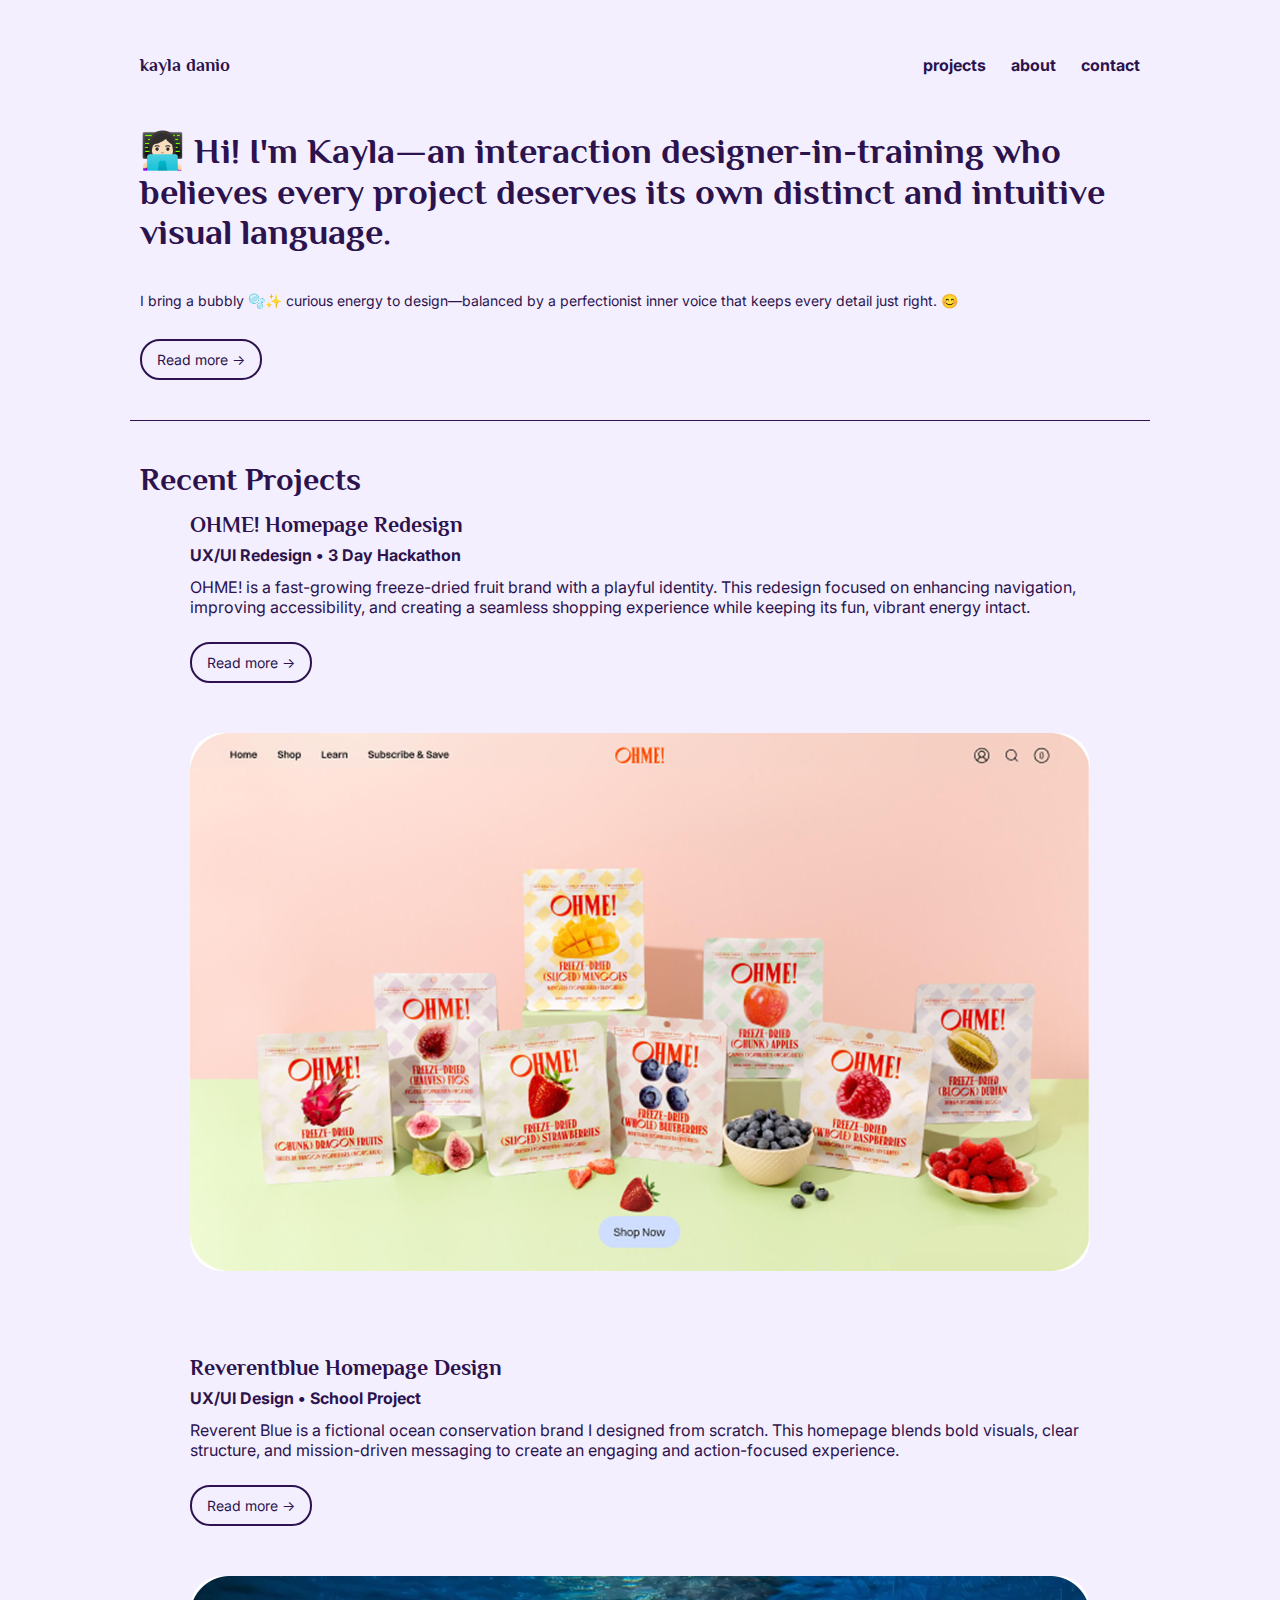
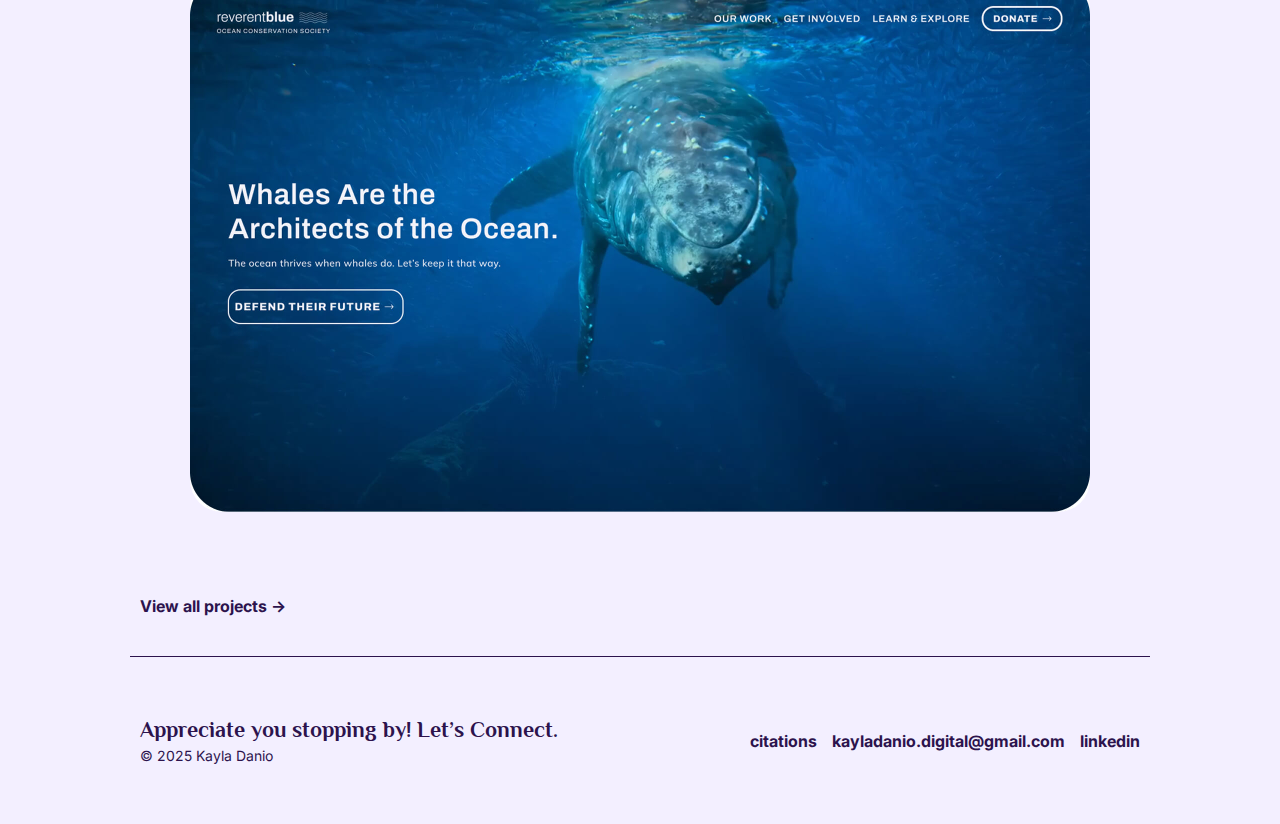
<file: index.html>
<!DOCTYPE html>
<html lang="en">
<head>
    <meta charset="UTF-8">
    <meta name="viewport" content="width=device-width, initial-scale=1.0">
    
    <!-- Linking CSS File (Taught by Paul Brokenshire ) -->
    <link rel="stylesheet" href="css/main.css">

    <!-- to import google fonts (Source: Google Fonts) -->
    <link href="https://fonts.googleapis.com/css2?family=Inter:wght@400;700&family=Philosopher:wght@400;700&display=swap" rel="stylesheet">
    
    <title>Kayla Danio – Portfolio</title>
</head>
<body>

    <!-- Header Section: Contains Logo & Navigation (Taught by Paul Brokenshire) -->
    <header>
        <div class="logo">kayla danio</div>
        
        <!-- Navigation Bar (Taught by Paul Brokenshire) -->
        <nav>
            <ul>
                <li><a href="projects.html">projects</a></li>
                <li><a href="aboutpage.html">about</a></li>
                <li><a href="mailto:kayladanio.digital@gmail.com">contact</a></li> <!-- "mailto:" from mdn -->
            </ul>
        </nav>
    </header>

    <!-- Hero Section: Introduction (Taught by Paul Brokenshire: Using <section> for content grouping) -->
    <section class="hero">
        <h1>👩🏻‍💻 Hi! I'm Kayla—an interaction designer-in-training who believes every project deserves its own distinct and intuitive visual language.</h1>
        
        <!-- Paragraph Formatting (Basic HTML Concept from Class) -->
        <p>I bring a bubbly 🫧✨ curious energy to design—balanced by a perfectionist inner voice that keeps every detail just right. 😊</p>
        
        <!-- Call-to-Action Button (Source: Mozilla MDN - Styling Buttons with CSS) -->
        <!-- URL: https://developer.mozilla.org/en-US/docs/Learn/CSS/Styling_text/Styling_links#styling_buttons -->
        <a href="aboutpage.html" class="button">Read more →</a>
    </section>

    <!-- Visual Divider: Creates Separation Between Sections (Source: Mozilla MDN - Borders as Dividers) -->
    <!-- URL: https://developer.mozilla.org/en-US/docs/Web/CSS/border-style -->
    <div class="divider"></div>

    <!-- Recent Projects Section (Taught by Paul Brokenshire: Organizing content with <section>) -->
    <section class="recent-projects">
        <h2>Recent Projects</h2>

        <div class="project-container"> <!-- Learned in Class: Using <div> for layout structure -->

            <!-- First Project: OHME! Homepage Redesign -->
            <article class="project">  <!-- Taught by Paul Brokenshire: Using <article>  -->
                <div class="project-info">
                    <h3>OHME! Homepage Redesign</h3>
                    <div class="project-subtitle">UX/UI Redesign • 3 Day Hackathon</div>
                    <p>OHME! is a fast-growing freeze-dried fruit brand with a playful identity. This redesign focused on enhancing navigation, improving accessibility, and creating a seamless shopping experience while keeping its fun, vibrant energy intact.</p>
                    
                    <!-- Read More Button (External Source: Mozilla MDN - Button Best Practices) -->
                    <a href="casestudyone.html" class="button">Read more →</a>
                </div>

                <!-- Project Image (External Source: W3Schools - Image Handling) -->
                <div class="project-image">
                    <img src="img/ohme1-sample.jpg" alt="OHME! Homepage Redesign">
                </div>
            </article>

            <!-- Second Project: Reverentblue Homepage Design -->
            <article class="project">
                <div class="project-info">
                    <h3>Reverentblue Homepage Design</h3>
                    <div class="project-subtitle">UX/UI Design • School Project</div>
                    <p>Reverent Blue is a fictional ocean conservation brand I designed from scratch. This homepage blends bold visuals, clear structure, and mission-driven messaging to create an engaging and action-focused experience.</p>
                    
                    <a href="casestudytwo.html" class="button">Read more →</a>
                </div>

                <div class="project-image">
                    <img src="img/rb1-sample.jpg" alt="Reverentblue Homepage Design">
                </div>
            </article>

        </div>

        <!-- View All Projects Link (Basic HTML Concept) -->
        <a href="projects.html" class="view-all">View all projects →</a>
    </section>

    <!-- Divider Before Footer (Same Concept as Above) -->
    <div class="divider"></div>

    <!-- Footer Section (Taught by Paul Brokenshire: Structuring Footer Content) -->
    <footer>
        <div class="footer-left">
            <p class="footer-message">Appreciate you stopping by! Let’s Connect.</p>
            <p class="copyright">© 2025 Kayla Danio</p>
        </div>

        <!-- Footer Navigation Links --> 
         <!-- email Link using "mailto:" (Source: Mozilla MDN - HTML Links) -->
        <!-- URL: https://developer.mozilla.org/en-US/docs/Web/HTML/Element/a#email_links -->
         
        <nav class="footer-nav">
            <ul>
                <li><a href="citations.html">citations</a></li>
                <li><a href="mailto:kayladanio.digital@gmail.com">kayladanio.digital@gmail.com</a></li>
                <li><a href="https://www.linkedin.com/in/kayla-danio-6519a3343/" target="_blank">linkedin</a></li> 
            </ul>
        </nav>
    </footer>

</body>
</html>
</file>
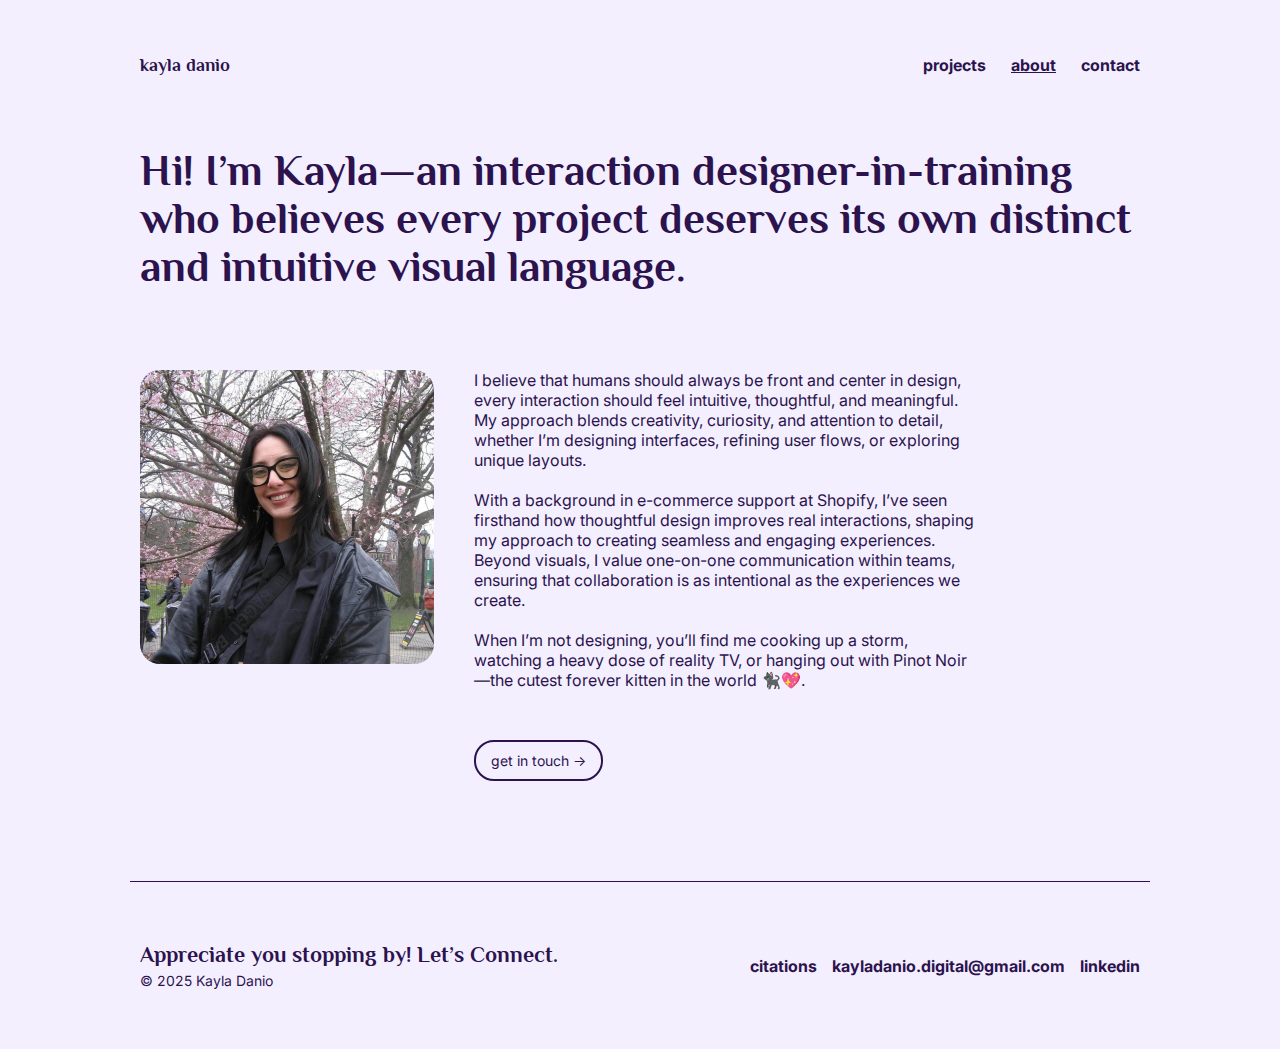
<file: aboutpage.html>
<!DOCTYPE html>
<html lang="en">
<head>
    <meta charset="UTF-8">
    <meta name="viewport" content="width=device-width, initial-scale=1.0">
    <title>About - Kayla Danio</title>
    <link rel="stylesheet" href="css/main.css"> 
    <link href="https://fonts.googleapis.com/css2?family=Inter:wght@400;600&family=Philosopher:wght@700&display=swap" rel="stylesheet">
</head>
<body>

    <!-- Header -->
    <header>
        <div class="logo"><a href="index.html">kayla danio</a></div>
        <nav>
            <ul>
                <li><a href="projects.html">projects</a></li>
                <li><a href="#" class="active">about</a></li> 
                <li><a href="mailto:kayladanio.digital@gmail.com">contact</a></li> 
            </ul>
        </nav>
    </header>

    <div class="divider no-top-divider"></div>

    <!-- About Section -->
    <section class="about-container">
        <div class="about-heading">
            <h1>Hi! I’m Kayla—an interaction designer-in-training who believes every project deserves its own distinct and intuitive visual language.</h1>
        </div>

        <div class="about-content">
            <div class="about-text">
                <p>I believe that humans should always be front and center in design, every interaction should feel intuitive, thoughtful, and meaningful. My approach blends creativity, curiosity, and attention to detail, whether I’m designing interfaces, refining user flows, or exploring unique layouts.</p>

                <p>With a background in e-commerce support at Shopify, I’ve seen firsthand how thoughtful design improves real interactions, shaping my approach to creating seamless and engaging experiences. Beyond visuals, I value one-on-one communication within teams, ensuring that collaboration is as intentional as the experiences we create.</p>

                <p>When I’m not designing, you’ll find me cooking up a storm, watching a heavy dose of reality TV, or hanging out with Pinot Noir—the cutest forever kitten in the world 🐈‍⬛💖.</p>

                <a href="mailto:kayladanio.digital@gmail.com" class="button">get in touch →</a>
            </div>

            <div class="about-image-container">
                <img src="img/cherryblossomkayla.jpg" alt="Kayla Danio" class="about-image">
            </div>
        </div>
    </section>

    <div class="divider"></div>

    <!-- Footer -->
    <footer>
        <div class="footer-left">
            <p class="footer-message">Appreciate you stopping by! Let’s Connect.</p>
            <p class="copyright">© 2025 Kayla Danio</p>
        </div>
        <nav class="footer-nav">
            <ul>
                <li><a href="citations.html">citations</a></li>
                <li><a href="mailto:kayladanio.digital@gmail.com">kayladanio.digital@gmail.com</a></li>
                <li><a href="https://www.linkedin.com/in/kayla-danio-6519a3343/" target="_blank">linkedin</a></li>
            </ul>
        </nav>
    </footer>

</body>
</html>
</file>
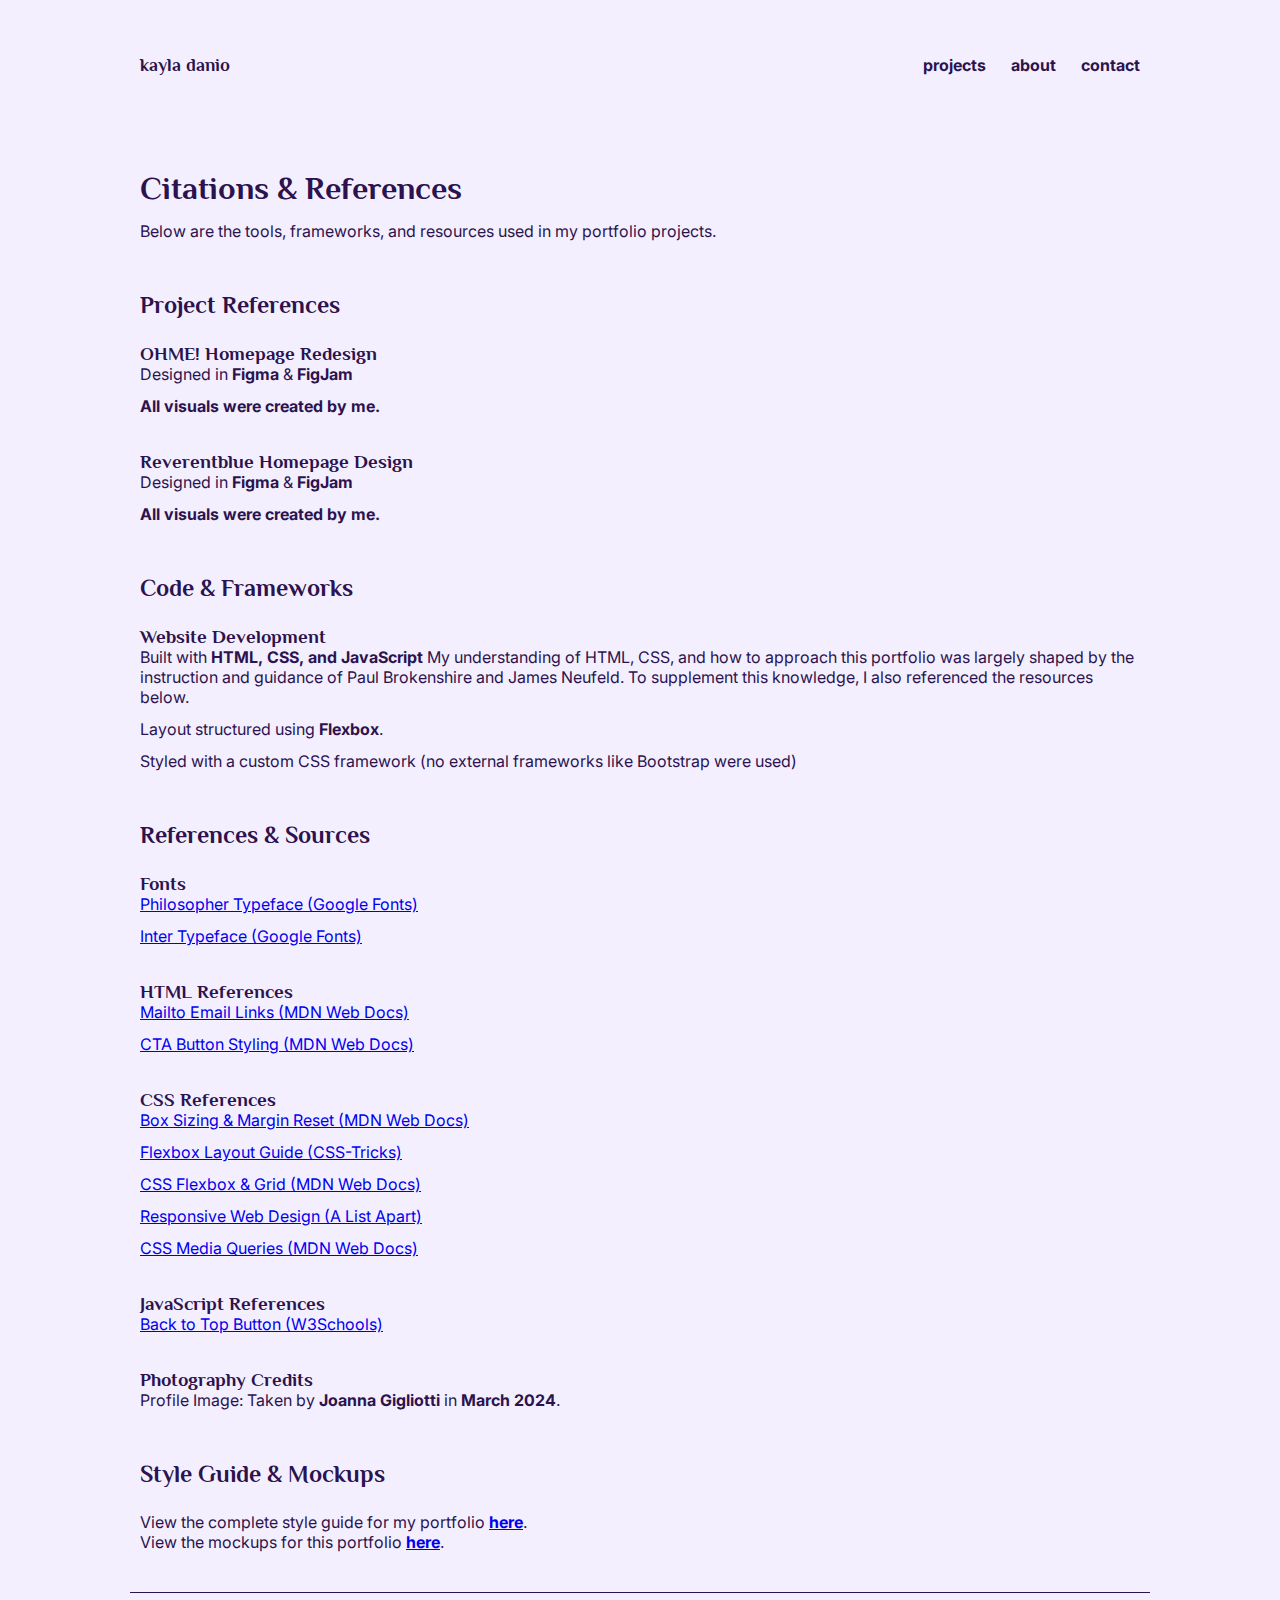
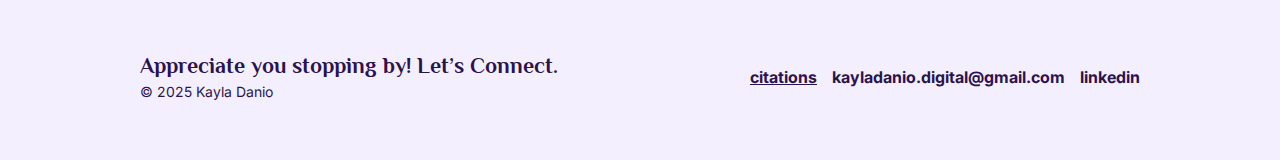
<file: citations.html>
<!DOCTYPE html>
<html lang="en">
<head>
    <meta charset="UTF-8">
    <meta name="viewport" content="width=device-width, initial-scale=1.0">
    <link rel="stylesheet" href="css/main.css">
    <link href="https://fonts.googleapis.com/css2?family=Inter:wght@400;700&family=Philosopher:wght@400;700&display=swap" rel="stylesheet">
    <title>Citations – Kayla Danio</title>
</head>
<body>

    <!-- Header -->
    <header>
        <div class="logo"><a href="index.html">kayla danio</a></div>
        <nav>
            <ul>
                <li><a href="projects.html">projects</a></li>
                <li><a href="aboutpage.html">about</a></li>
                <li><a href="mailto:kayladanio.digital@gmail.com">contact</a></li>
            </ul>
        </nav>
    </header>

    <!-- Citations Hero Section (NEW CLASS FOR THIS PAGE) -->
    <section class="citations-hero">
        <div class="citations-hero-content">
            <h1 class="citations-title">Citations & References</h1>
            <p class="citations-subtitle">Below are the tools, frameworks, and resources used in my portfolio projects.</p>
        </div>
    </section>

    <div class="divider no-top-divider"></div>

    <!-- Citation with clases -->
    <section class="citations-container">
        <h2 class="citations-heading">Project References</h2>

        <article class="citation-item">
            <h3 class="citation-title">OHME! Homepage Redesign</h3>
            <p class="citation-text">Designed in <strong>Figma</strong> & <strong>FigJam</strong></p>
            <p class="citation-note"><strong>All visuals were created by me.</strong></p>
        </article>

        <article class="citation-item">
            <h3 class="citation-title">Reverentblue Homepage Design</h3>
            <p class="citation-text">Designed in <strong>Figma</strong> & <strong>FigJam</strong></p>
            <p class="citation-note"><strong>All visuals were created by me.</strong></p>
        </article>

        <h2 class="citations-heading">Code & Frameworks</h2>
        <article class="citation-item">
            <h3 class="citation-title">Website Development</h3>
            <p class="citation-text">Built with <strong>HTML, CSS, and JavaScript</strong> My understanding of HTML, CSS, and how to approach this portfolio was largely shaped by the instruction and guidance of Paul Brokenshire and James Neufeld. To supplement this knowledge, I also referenced the resources below.</p>
            <p class="citation-text">Layout structured using <strong>Flexbox</strong>.
            <p class="citation-text">Styled with a custom CSS framework (no external frameworks like Bootstrap were used)</p>
        </article>

        <h2 class="citations-heading">References & Sources</h2>

        <article class="citation-item">
            <h3 class="citation-title">Fonts</h3>
            <p class="citation-text"><a href="https://fonts.google.com/specimen/Philosopher" target="_blank">Philosopher Typeface (Google Fonts)</a></p>
            <p class="citation-text"><a href="https://fonts.google.com/specimen/Inter" target="_blank">Inter Typeface (Google Fonts)</a></p>
        </article>

        <article class="citation-item">
            <h3 class="citation-title">HTML References</h3>
            <p class="citation-text"><a href="https://developer.mozilla.org/en-US/docs/Web/HTML/Element/a#email_links" target="_blank">Mailto Email Links (MDN Web Docs)</a></p>
            <p class="citation-text"><a href="https://developer.mozilla.org/en-US/docs/Learn/CSS/Styling_text/Styling_links#styling_buttons" target="_blank">CTA Button Styling (MDN Web Docs)</a></p>
        </article>

        <article class="citation-item">
            <h3 class="citation-title">CSS References</h3>
            <p class="citation-text"><a href="https://developer.mozilla.org/en-US/docs/Web/CSS/box-sizing" target="_blank">Box Sizing & Margin Reset (MDN Web Docs)</a></p>
            <p class="citation-text"><a href="https://css-tricks.com/snippets/css/a-guide-to-flexbox/" target="_blank">Flexbox Layout Guide (CSS-Tricks)</a></p>
            <p class="citation-text"><a href="https://developer.mozilla.org/en-US/docs/Web/CSS/CSS_Flexible_Box_Layout" target="_blank">CSS Flexbox & Grid (MDN Web Docs)</a></p>
            <p class="citation-text"><a href="https://alistapart.com/article/responsive-web-design/" target="_blank">Responsive Web Design (A List Apart)</a></p>
            <p class="citation-text"><a href="https://developer.mozilla.org/en-US/docs/Web/CSS/Media_Queries" target="_blank">CSS Media Queries (MDN Web Docs)</a></p>
        </article>

        <article class="citation-item">
            <h3 class="citation-title">JavaScript References</h3>
            <p class="citation-text"><a href="https://www.w3schools.com/howto/howto_js_scroll_to_top.asp" target="_blank">Back to Top Button (W3Schools)</a></p>
        </article>

        <article class="citation-item">
            <h3 class="citation-title">Photography Credits</h3>
            <p class="citation-text">Profile Image: Taken by <strong>Joanna Gigliotti</strong> in <strong>March 2024</strong>.</p>
        </article>

        <h2 class="citations-heading">Style Guide & Mockups</h2>
        <p class="citation-text">View the complete style guide for my portfolio <a href="img/styleguide-and-sitemap.jpg" class="style-guide-link"><b>here</b></a>.</p>
        <p class="citation-text">View the mockups for this portfolio <a href="img/mockups-portfolio.jpg" class="style-guide-link"><b>here</b></a>.</p>
    </section>

    <!-- Divider -->
    <div class="divider"></div>

    <!-- Footer  -->
    <footer>
        <div class="footer-left">
            <p class="footer-message">Appreciate you stopping by! Let’s Connect.</p>
            <p class="copyright">© 2025 Kayla Danio</p>
        </div>
        <nav class="footer-nav">
            <ul>
                <li><a href="citations.html" class="active">citations</a></li>
                <li><a href="mailto:kayladanio.digital@gmail.com">kayladanio.digital@gmail.com</a></li>
                <li><a href="https://www.linkedin.com/in/kayla-danio-6519a3343/" target="_blank">linkedin</a></li>
            </ul>
        </nav>
    </footer>

</body>
</html>
</file>
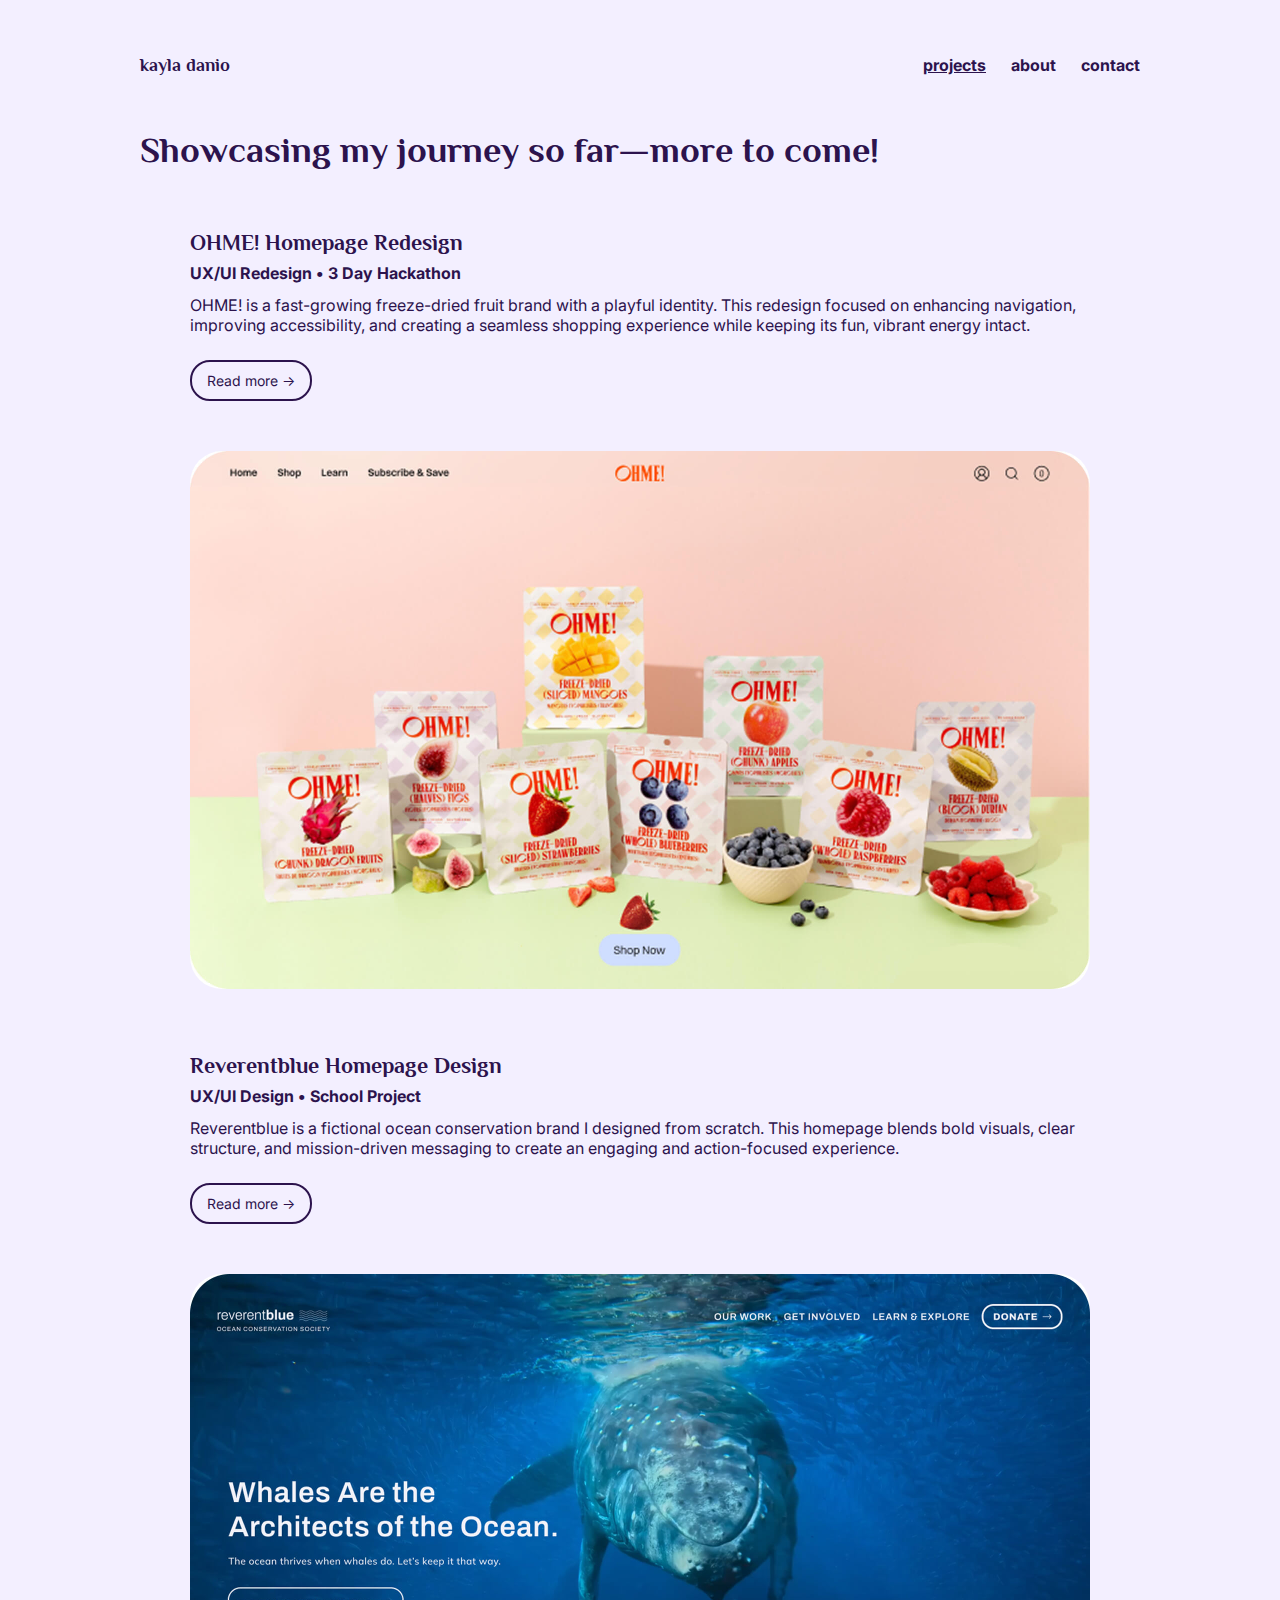
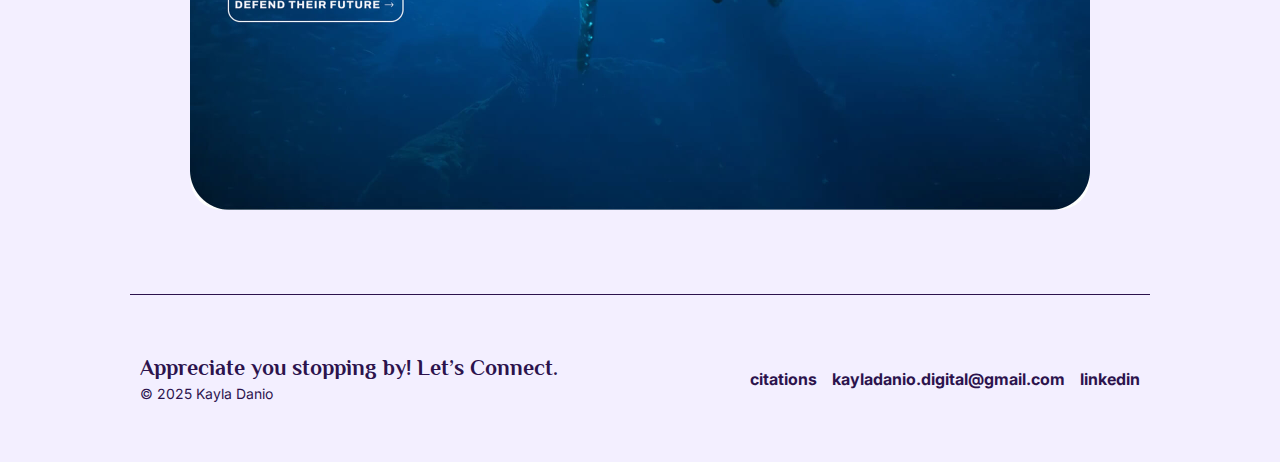
<file: projects.html>
<!DOCTYPE html>
<html lang="en">
<head>
    <meta charset="UTF-8">
    <meta name="viewport" content="width=device-width, initial-scale=1.0">
    
    <!-- linking External CSS (Taught by Paul Brokenshire) -->
    <link rel="stylesheet" href="css/main.css">

    <!-- Importing Google Fonts (Google Fonts) -->
    <link href="https://fonts.googleapis.com/css2?family=Inter:wght@400;700&family=Philosopher:wght@400;700&display=swap" rel="stylesheet">
    
    <title>Projects – Kayla Danio</title>
</head>
<body>

    <!-- Header -->
    <header>
        <div class="logo"><a href="index.html">kayla danio</a></div>
        <nav>
            <ul>
                <li><a href="#" class="active">projects</a></li> <!-- First active state for a navigation link -->
                <li><a href="aboutpage.html">about</a></li>
                <li><a href="mailto:kayladanio.digital@gmail.com">contact</a></li>
            </ul>
        </nav>
    </header>

    <!-- Hero Section -->
    <section class="hero">
        <h1>Showcasing my journey so far—more to come!</h1>
    </section>

    <!-- Divider without extra spacing (Keeping consistency across pages) -->
    <div class="divider no-top-divider"></div>

    <!-- Projects Listing Section -->
    <section class="projects-list">
        
        <!-- OHME! Homepage Redesign -->
        <article class="project">
            <div class="project-info">
                <h3>OHME! Homepage Redesign</h3>
                <div class="project-subtitle">UX/UI Redesign • 3 Day Hackathon</div>
                <p>OHME! is a fast-growing freeze-dried fruit brand with a playful identity. This redesign focused on enhancing navigation, improving accessibility, and creating a seamless shopping experience while keeping its fun, vibrant energy intact.</p>
                
                <!-- Call-to-Action Button (External Source: Mozilla MDN - Button Best Practices) -->
                <!-- Source: https://developer.mozilla.org/en-US/docs/Web/HTML/Element/button -->
                <a href="casestudyone.html" class="button">Read more →</a>
            </div>

            <!-- Project Image (Image Responsiveness from W3Schools) -->
            <!-- Source: https://www.w3schools.com/css/css_rwd_images.asp -->
            <div class="project-image">
                <img src="img/ohme1-sample.jpg" alt="OHME! Homepage Redesign">
            </div>
        </article>

        <!-- Reverentblue Homepage Design -->
        <article class="project">
            <div class="project-info">
                <h3>Reverentblue Homepage Design</h3>
                <div class="project-subtitle">UX/UI Design • School Project</div>
                <p>Reverentblue is a fictional ocean conservation brand I designed from scratch. This homepage blends bold visuals, clear structure, and mission-driven messaging to create an engaging and action-focused experience.</p>
                
                <a href="casestudytwo.html" class="button">Read more →</a>
            </div>
            <div class="project-image">
                <img src="img/rb1-sample.jpg" alt="Reverentblue Homepage Design">
            </div>
        </article>

    </section>

    <!-- just a bottom divider -->
    <div class="divider"></div>

    <!-- Footer -->
    <footer>
        <div class="footer-left">
            <p class="footer-message">Appreciate you stopping by! Let’s Connect.</p>
            <p class="copyright">© 2025 Kayla Danio</p>
        </div>

        <nav class="footer-nav">
            <ul>
                <li><a href="citations.html">citations</a></li>
                <li><a href="mailto:kayladanio.digital@gmail.com">kayladanio.digital@gmail.com</a></li>
                <li><a href="https://www.linkedin.com/in/kayla-danio-6519a3343/" target="_blank">linkedin</a></li>
            </ul>
        </nav>
    </footer>

</body>
</html>
</file>
<file: css/main.css>
/* ========== HOME PAGE STYLES ========== */

/*  
General Reset (Source: Mozilla MDN - Box Sizing & Margin Reset)  
https://developer.mozilla.org/en-US/docs/Web/CSS/box-sizing  
*/

body, h1, h2, h3, p, ul, li, a {
    margin: 0;
    padding: 0;
    box-sizing: border-box;
}

/*Typography (Taught by Paul Brokenshire} */
h1, h2, h3, .logo {
    font-family: 'Philosopher', sans-serif;
    font-weight: 700;
}

body, p {
    font-family: 'Inter', sans-serif;
    font-weight: 400;
}

/* Body Styling (Taught by Paul Brokenshire) */
body {
    background-color: #f3efff; /* Soft lavender */
    color: #2c134d; /* Deep purple */
    padding: 40px;
}

/* Header, Projects and Footer used Flexbox Layout (Source: CSS-Tricks - A Guide to Flexbox)  
https://css-tricks.com/snippets/css/a-guide-to-flexbox/  */

header {
    display: flex;
    justify-content: space-between;
    align-items: center;
    max-width: 1000px;
    margin: 0 auto;
    padding: 15px 40px;
}

.logo {
    font-size: 18px;
    font-weight: bold;
    margin-right: 30px; /* between logo and nav */
}

nav ul {
    list-style: none;
    display: flex;
    gap: 25px;
    color:#2c134d
}

/* Navigation Links */ /* Navigation Styling (Source: Mozilla MDN - CSS Navigation Links)  
https://developer.mozilla.org/en-US/docs/Web/CSS/:hover  
/*  
/* Default Navigation Links with no underline */
/* Navigation styling (Source: Mozilla MDN - CSS Navigation Links)  
   https://developer.mozilla.org/en-US/docs/Web/CSS/:hover */
   nav ul li a {
    text-decoration: none;
    color: #2c134d;
    font-weight: bold;
}

/* Adds underline on hover and when active */
nav ul li a:hover, 
nav ul li a.active {
    text-decoration: underline;
}

/* links in purple and not browser blue */
/* (Source: Mozilla MDN - CSS Links) */
/* https://developer.mozilla.org/en-US/docs/Web/CSS/:link */
nav ul li a:visited {
    color: #2c134d;  
}

/* ========== HERO SECTION ========== */
.hero {
    max-width: 1000px;
    margin: 40px auto;
    text-align: left;
    padding: 0 40px;
}

.hero h1 {
    font-size: 43px;
    font-weight: 700;
    max-width: 1000px; 
    margin-bottom: 40px; 
}

.hero p {
    font-size: 16px;
    margin-bottom: 20px;
    max-width: 600px; 
}

/* ========== BUTTON  styling source: https://www.w3schools.com/css/css3_buttons.asp ==========  */  
.button {
    display: inline-block;
    padding: 10px 15px;
    background: transparent;
    border: 2px solid #2c134d;
    color: #2c134d;
    font-size: 14px;
    text-decoration: none;
    border-radius: 20px;
    transition: 0.3s;
    margin-top: 10px;
}

.button:hover {
    background: #2c134d;
    color: #fff;
}

/* ========== DIVIDER ========== */
.divider {
    border-bottom: 1px solid #2c134d;
    max-width: calc(1100px - 80px); 
    width: 100%; 
    margin: 40px auto;
    padding: 0 40px; 
    box-sizing: border-box; 
}

/* ========== RECENT PROJECTS SECTION  ========== */
/* Project Layout (Source: CSS-Tricks - A Guide to Flexbox)  
https://css-tricks.com/snippets/css/a-guide-to-flexbox/ */

/* Mobile-Friendly layout adjustments (Sources: MDN - CSS Flexbox & Grid, A List Apart)  
   https://developer.mozilla.org/en-US/docs/Web/CSS/CSS_Flexible_Box_Layout  
   https://developer.mozilla.org/en-US/docs/Web/CSS/grid  
   https://alistapart.com/article/responsive-web-design/ */

.recent-projects {
    max-width: 1000px;
    margin: 0 auto;
}

.recent-projects h2 {
    font-size: 32px;
    margin-bottom: 15px;
}

/* Project Styling */
.project-container {
    display: flex;
    flex-direction: column;
    gap: 40px;
}

.project {
    display: flex;
    align-items: center;
    justify-content: space-between;
    gap: 50px;
    max-width: 900px;
    margin: auto;
}

/* Text Side */
.project-info {
    flex: 1;
    text-align: left;
}

.project-info h3 {
    font-size: 22px;
    margin-bottom: 8px;
}

.project-info .project-subtitle {
    font-weight: bold;
    margin-bottom: 12px;
    display: block;
}

.project-info p {
    margin-bottom: 15px;
}

/* Image Side */
.project-image img {
    width: 450px;
    height: 269px;
    border-radius: 32px;
}

/* ========== VIEW ALL PROJECTS LINK ========== */
.view-all {
    display: block;
    text-align: left;
    margin-top: 40px;
    text-decoration: none;
    color: #2c134d;
    font-weight: bold;
}

/* ========== FOOTER ========== */ 
/* Footer Layout & Alignment (Source: CSS-Tricks - A Guide to Flexbox)  
https://css-tricks.com/snippets/css/a-guide-to-flexbox/ */

footer {
    display: flex;
    justify-content: space-between;
    align-items: flex-start;
    max-width: 1000px;
    margin: 0 auto;
    padding: 30px 40px;
}

/* Left Side Styling */
.footer-left {
    display: flex;
    flex-direction: column;
    text-align: left;
}

/* Appreciation Message */
.footer-message {
    font-size: 22px; 
    font-weight: bold;
    font-family: 'Philosopher', sans-serif; 
    margin-bottom: 5px;
}

/* Copyright Text */
.copyright {
    font-size: 14px;
    font-family: 'Inter', sans-serif; 
    margin: 0;
}

/* Right Side - Footer Navigation */
.footer-nav ul {
    list-style: none;
    display: flex;
    flex-wrap: wrap; /* I Put this so the copright went to the new line */
    gap: 15px; 
    justify-content: flex-end; /* align right */
}

.footer-nav ul li a {
    text-decoration: none;
    color: #2c134d;
    font-weight: bold;
}

/* ========== RESPONSIVE DESIGN FOR FOUNDATION OF THE PAGE LIKE HEADER FOOTER ========== */
/* Responsive Design - Media Queries (Source: Mozilla MDN - CSS Media Queries)  
https://developer.mozilla.org/en-US/docs/Web/CSS/Media_Queries  */

/* Mobile Optimization - Media Queries (Source: W3Schools - CSS Media Queries)  
https://www.w3schools.com/css/css_rwd_mediaqueries.asp  */

/*  
Stacking Elements for Mobile (Source: CSS-Tricks - A Complete Guide to CSS Media Queries)  
https://css-tricks.com/a-complete-guide-to-css-media-queries/  */

@media (max-width: 768px) {
    /* Header spacing */
    header {
        flex-direction: column;
        align-items: center;
        text-align: center;
        gap: 30px;
    }
}

@media (max-width: 768px) {
    footer {
        flex-direction: column; /* stack items when responding */
        align-items: center; /* center items when responding */
        text-align: center;
    }

    .footer-left {
        text-align: center; /* center left footer items when  */
        margin-bottom: 15px;
    }

    .footer-nav ul {
        justify-content: center; /* Center links */
        flex-wrap: wrap; /* for tha links to wrap */
        gap: 10px;
    }
}
    /* Hero to stay to left when responding */
    .hero {
        text-align: left;
        padding: 0 20px;
    }

    .hero h1 {
        font-size: 36px;  /* hero px on tablet */
        max-width: 1000px;
    }

    .hero p {
        font-size: 14px; /* hero px on mobile */
        max-width: 100%;
    }


    /* Project layout adjusts */
    .project {
        flex-direction: column;
        text-align: center;
    }

    .project-image img {
        width: 100%;
        height: auto;
    }

    /* Footer Both left and right part of footer */
    /*  I removed this because it made it look funny? flex-direction: column;*/
    footer {
        align-items: center;
        text-align: center;
        gap: 30px;
        padding: 20px;
    }


/* ========== ABOUT PAGE STYLES ========== */
/* Layout & Spacing (Source: Mozilla MDN - CSS Box Alignment)  
https://developer.mozilla.org/en-US/docs/Web/CSS/CSS_Box_Alignment */

/* About Page Layout */
.about-container {
        max-width: 1000px;
        margin: 0 auto;
        display: flex;
        flex-direction: column;
        gap: 40px;
        padding: 40px 40px 60px; /* increased top padding because its to close to  */
    }

/* About Title */
.about-container h1 {
    font-size: 43px;
    max-width: 1000px; /* what the divider width is */
    margin-top: 16px; /* more space for h1 at top*/
    margin-bottom: 40px; /* space between h1 and subtitle*/
}

/* Content wrapper (text on left image on right) */
.about-content {
    display: flex;
    align-items: flex-start;
    gap: 40px; /* between text and image */
    flex-direction: row-reverse; /* makes the image right */
}

/* Profile Image */
.about-image-container {
    flex-shrink: 0; /* so profile image doesnt shrink when the container gets smaller, profile pic will stay the same size and so under */
}

.about-image {
    width: 294px;
    height: 294px;
    border-radius: 20px;
    object-fit: cover;  /* to not distort the image */
}

/* About text */
.about-text {
    flex: 1;
    text-align: left;
}

/* About paragraphs */
.about-text p {
    font-size: 16px;
    max-width: 500px;
    margin-bottom: 20px;
}

/* "Get in Touch" Button */
.about-text .button {
    margin-top: 30px;
}

/* ========== RESPONSIVE DESIGN FOR ABOUT PAGE ========== */

@media (max-width: 768px) {
    .about-container {
        padding-top: 20px;
    }

    .about-container h1 {
        font-size: 36px;
        max-width: 90%; 
        margin-bottom: 40px; 
    }

    .about-content {
        flex-direction: column; 
        align-items: flex-start; 
        gap: 40px; 
    }

    .about-image-container {
        display: flex;
        justify-content: center;
        width: 100%;
    }

    .about-text {
        text-align: left; 
        padding: 0;
        max-width: 100%;
    }

    .about-text p {
        font-size: 14px;
        max-width: 90%;
    }

    body {
        padding: 20px; /* reduce padding on tablets */
    }
    
    .hero {
        padding: 0 20px; /* reduce padding */
    }

    .case-study-content,
    .about-container,
    .projects-list {
        padding: 20px; 
    }
}

/* Optimized Image Scaling for Mobile (Sources: MDN - Object-Fit & Responsive Images, W3Schools)  
   https://developer.mozilla.org/en-US/docs/Web/CSS/object-fit  
   https://www.w3schools.com/css/css_rwd_images.asp */

@media (max-width: 480px) {
    .about-image {
        width: 250px;
        height: 250px;
    }

    .about-container h1 {
        font-size: 30px;
    }

    /* Merged from duplicate @media (max-width: 480px) */
    body {
        padding: 15px; /* smaller for mobile to much margin before*/
    }

    .hero {
        padding: 0 15px; /* better alignment */
    }

    .case-study-content,
    .about-container,
    .projects-list {
        padding: 15px;
    }
}

/* Remove default link styles from the logo and navigation */
.logo a {
    text-decoration: none; 
    color: #2c134d; 
    font-weight: 700; 
}

.logo a:hover {
    color: #2c134d; 
}

/* ========== CASE STUDY STYLES ========== */

/* Case Study Container */
.case-study-content {
    max-width: 1000px;
    margin: 0 auto;
    padding: 40px;
}

/* OhME! Case Study Title Section */
.case-study-header {
    max-width: 1000px;
    margin: 60px auto 30px; 
    text-align: center;
    padding-top: 40px;
}

.case-study-header h1 {
    font-size: 43px;
    margin-bottom: 20px; 
}

.case-study-subtitle {
    font-size: 18px;
    font-weight: 600;
    display: block;
    margin-bottom: 30px; 
}

/* Main Case Study Image */
.case-study-main-image {
    display: flex;
    justify-content: center;
    margin-bottom: 40px; 
}

.main-case-image {
    width: 100%; /* makes image responsive */
    max-width: 686px; /* prevent it from getting too large */
    height: auto; /*  makes aspect ratio auto */
    border-radius: 38px;
    object-fit: cover;
}

/* ========== INFO SECTION BELOW OVERVIEW ========== */
.case-study-info {
    display: flex;
    justify-content: space-between;
    max-width: 1000px;
    margin-top: 10px; 
    margin-bottom: 40px; 
    padding: 0 40px;
    gap: 30px; 
}

/* Info Columns */
.info-column {
    flex: 1;
    text-align: left;
}

/* Underlined Headings */
.info-column h3 {
    font-size: 20px;
    font-weight: 700;
    text-decoration: underline;
    margin-top: 0px;
    margin-bottom: 8px;
}

/* Body Text */
.info-column p {
    font-size: 16px;
    margin: 5px 0;
}

/* ========== GENERAL SECTION STYLING ========== */
.case-study-section {
    max-width: 900px;
    padding-top: 10px; 
    margin: 0 auto 80px; 
}

.case-study-section h2 {
    font-size: 28px;
    margin-bottom: 20px;
}

.case-study-section p {
    font-size: 16px;
    line-height: 1.6;
    margin-bottom: 10px;
}

/* ========== GROWTH SECTION  ========== */
.growth-section {
    display: flex;
    align-items: center;
    justify-content: space-between;
    gap: 40px; /* controls space between text and image */
    margin-bottom: 60px; /* creates margin with other sections */
}

.growth-section .case-study-text {
    flex: 1;
    max-width: 50%;
}

.growth-section .case-study-text h2 {
    margin-bottom: 15px; 
}

.growth-section .case-study-text p {
    margin-bottom: 12px; 
}

.growth-section .growth-image {
    flex: 1;
    max-width: 50%;
}

.growth-section .growth-image img {
    width: 100%; 
    max-width: 800px; 
    height: auto; 
    border-radius: 20px; 
}

/* ========== BACK TO TOP BUTTON ========== */
/* 
Back to Top Button Styling 
(Source: W3Schools - How To Create a Scroll-to-Top Button)
https://www.w3schools.com/howto/howto_js_scroll_to_top.asp 
*/

#backToTop {
    position: fixed;
    bottom: 20px;
    right: 20px;
    background-color: #5C3D73; 
    color: white;
    border: none;
    border-radius: 50px;
    padding: 12px 20px;
    font-size: 16px;
    cursor: pointer;
    opacity: 0;
    transition: opacity 0.3s ease-in-out;
}

#backToTop:hover {
    background-color: #472C5D; /* Slightly darker shade */
}

#backToTop.show {
    opacity: 1;
}

/* ========== HACKATHON SECTION (Text & Image Alignment) ========== */
.hackathon-section {
    display: flex;
    align-items: center;
    justify-content: space-between;
    gap: 40px;
    margin-bottom: 60px; 
}

.hackathon-section .case-study-text {
    flex: 1;
    max-width: 50%;
}

.hackathon-section .case-study-text h2 {
    margin-bottom: 15px;
}

.hackathon-section .case-study-text p {
    margin-bottom: 12px;
}

.hackathon-section .hackathon-image {
    flex: 1;
    max-width: 50%;
}

.hackathon-section .hackathon-image img {
    width: 100%;
    max-width: 800px; /*so it doesnt get to big */
    height: auto;
    border-radius: 30px;
}

/* ========== IMAGE STYLING (for individual photo) ========== */
.growth-image img,
.hackathon-image img,
.research-image img,
.scalable-image img {
    width: 100%;
    max-width: 849px; 
    height: auto;
    border-radius: 38px;
    object-fit: cover;
}

/* Layout: Image on Top, Text Below */
.research-section,
.scalable-section {
    text-align: left;
}

.research-image,
.scalable-image {
    margin-top: 20px;
    text-align: center;
}

/* Final Thoughts Section */
.final-thoughts-section {
    max-width: 900px;
    padding-top: 40px;
    margin: 0 auto 80px;
}

.final-thoughts-section h2 {
    font-size: 28px;
    margin-bottom: 20px;
}

/* Responsive Navigation for Smaller Screens (Source: MDN, CSS-Tricks)  
   https://developer.mozilla.org/en-US/docs/Web/CSS/Media_Queries  
   https://css-tricks.com/a-complete-guide-to-css-media-queries/ */

@media (max-width: 768px) {
    .case-study-content {
        padding: 20px;
    }

    .case-study-header {
        padding: 0 20px;
    }

    .case-study-section {
        max-width: 100%;
        padding: 0 20px;
        margin-bottom: 60px; /* for for mobile */
    }

    /* stack text & image on Smaller Screens */
    .growth-section,
    .hackathon-section {
        flex-direction: column;
        align-items: center;
        text-align: center;
    }

    .growth-section .case-study-text,
    .hackathon-section .case-study-text {
        text-align: left;
        max-width: 100%;
    }

    .growth-section .growth-image,
    .hackathon-section .hackathon-image {
        max-width: 100%;
    }

    .growth-section .growth-image img,
    .hackathon-section .hackathon-image img {
        width: 100%;
        height: auto;
    }
    
    /* Spacing between sections for mobile */
    .case-study-info {
        flex-direction: column;
        gap: 20px;
        text-align: left;
        margin-top: 5px; 
        margin-bottom: 30px; 
    }
}


/* ========== REVERENTBLUE CASE STUDY STYLES ========== */

/* Case Study Container */
.reverentblue-content {
    max-width: 1000px;
    margin: 0 auto;
    padding: 40px;
}

/* Case Study Title Section */
.reverentblue-header {
    max-width: 1000px;
    margin: 60px auto 30px;
    text-align: center;
    padding-top: 40px;
}

.reverentblue-header h1 {
    font-size: 43px;
    margin-bottom: 20px;
}

.reverentblue-subtitle {
    font-size: 18px;
    font-weight: 600;
    display: block;
    margin-bottom: 30px;
}

/* Main Case Study Image */
.reverentblue-main-image {
    display: flex;
    justify-content: center;
    margin-bottom: 40px;
}

.reverentblue-main-image img {
    width: 100%;
    max-width: 648px;
    height: auto;
    border-radius: 38px;
    object-fit: cover;
}

/* ========== INFO SECTION That IS Below overview for casetudies ========== */
.reverentblue-info {
    display: flex;
    justify-content: space-between;
    max-width: 1000px;
    margin-top: 10px;
    margin-bottom: 40px;
    padding: 0 40px;
    gap: 30px;
}

.reverentblue-info-column {
    flex: 1;
    text-align: left;
}

.reverentblue-info-column h3 {
    font-size: 20px;
    font-weight: 700;
    text-decoration: underline;
    margin-top: 0px;
    margin-bottom: 8px;
}

.reverentblue-info-column p {
    font-size: 16px;
    margin: 5px 0;
}

/* ========== GENERAL SECTION STYLING ========== */
.reverentblue-section {
    max-width: 900px;
    padding-top: 10px;
    margin: 0 auto 80px;
}

.reverentblue-section h2 {
    font-size: 28px;
    margin-bottom: 20px;
}

.reverentblue-section p {
    font-size: 16px;
    line-height: 1.6;
    margin-bottom: 10px;
}

/* ========== TWO-COLUMN VISUAL IDENTITY SECTION ========== */
.reverentblue-visual-identity {
    display: flex;
    align-items: center;
    justify-content: space-between;
    gap: 40px;
    margin-bottom: 60px;
}

.reverentblue-visual-identity .reverentblue-text {
    flex: 1;
    max-width: 50%;
}

.reverentblue-visual-identity .reverentblue-text h2 {
    margin-bottom: 15px;
}

.reverentblue-visual-identity .reverentblue-text p,
.reverentblue-visual-identity .reverentblue-text ul {
    margin-bottom: 12px;
}

.reverentblue-visual-identity .reverentblue-image {
    flex: 1;
    max-width: 50%;
}

.reverentblue-visual-identity .reverentblue-image img {
    width: 100%;
    max-width: 498px;
    height: auto;
    border-radius: 50px;
}

/* ========== RESEARCH & USABILITY SECTION ========== */
.reverentblue-research img {
    width: 100%;
    max-width: 1120px;
    height: auto;
    border-radius: 38px;
    object-fit: cover;
    margin-top: 20px;
    text-align: center;
}

/* ========== FINAL THOUGHTS SECTION ========== */
.reverentblue-final-thoughts {
    max-width: 900px;
    padding-top: 40px;
    margin: 0 auto 80px;
}

.reverentblue-final-thoughts h2 {
    font-size: 28px;
    margin-bottom: 20px;
}

/* ========== RESPONSIVE DESIGN FOR CASESTUDY 2 ========== */
@media (max-width: 768px) {
    .reverentblue-content {
        padding: 20px;
    }

    .reverentblue-header {
        padding: 0 20px;
    }

    .reverentblue-section {
        max-width: 100%;
        padding: 0 20px;
        margin-bottom: 60px;
    }

    /* Stack Text & Image on Smaller Screens */
    .reverentblue-visual-identity {
        flex-direction: column;
        align-items: center;
        text-align: center;
    }

    .reverentblue-visual-identity .reverentblue-text {
        text-align: left;
        max-width: 100%;
    }

    .reverentblue-visual-identity .reverentblue-image {
        max-width: 100%;
    }

    .reverentblue-visual-identity .reverentblue-image img {
        width: 100%;
        height: auto;
    }

    /* proper spacing for mobile */
    .reverentblue-info {
        flex-direction: column;
        gap: 20px;
        text-align: left;
        margin-top: 5px;
        margin-bottom: 30px;
    }
}

#backToTop {
    position: fixed;
    bottom: 20px;
    right: 20px;
    background-color: #5C3D73;
    color: white;
    border: none;
    border-radius: 50px;
    padding: 12px 20px;
    font-size: 16px;
    cursor: pointer;
    opacity: 0;
    transition: opacity 0.3s ease-in-out;
}

#backToTop:hover {
    background-color: #472C5D;
}

#backToTop.show {
    opacity: 1;
}

/* ========== Project Page Styles ========== */
.projects-list {
    display: flex;
    flex-direction: column;
    gap: 20px; 
    padding-bottom: 0px;
    margin-top: 60px;
}

.project {
    margin-bottom: 40px; 
}

.no-top-divider {
    display: none;
}

/* Citation Page */

.citations-container {
    max-width: 1000px;
    margin: 0 auto; 
    padding: 0 40px;
}

.citations-hero-content {
    max-width: 1000px; 
    margin: 0 auto; 
    padding: 0 40px; 
    text-align: left; 
}

/* For spacing below title */
.citations-title {
    margin-top: 80px; 
    margin-bottom: 15px;
}

/* Makes spacing between each section */
.citations-heading {
    margin-top: 50px; 
    margin-bottom: 25px;
}

/* spaces between reference items */
.citation-item {
    margin-bottom: 35px; 
}

/* spacing between paragraphs */
.citation-item p {
    margin-bottom: 12px;
}
</file>
